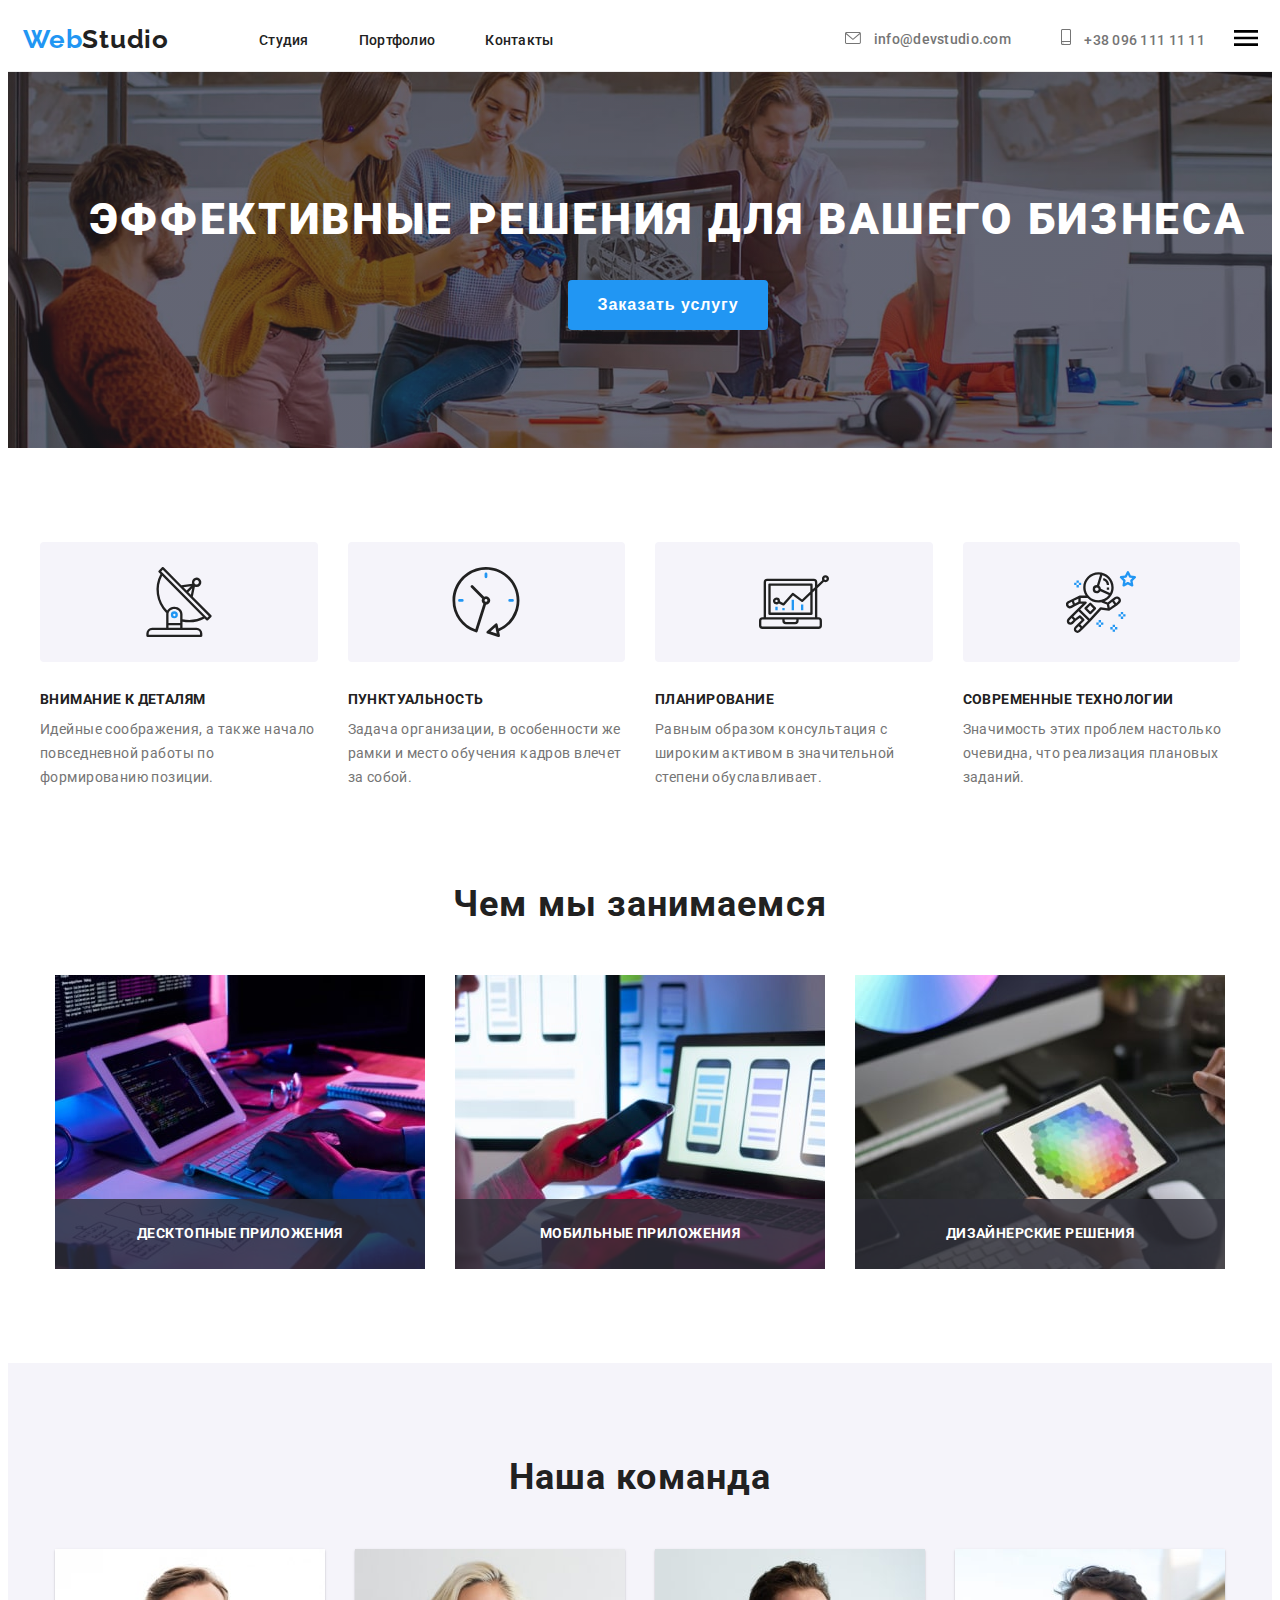
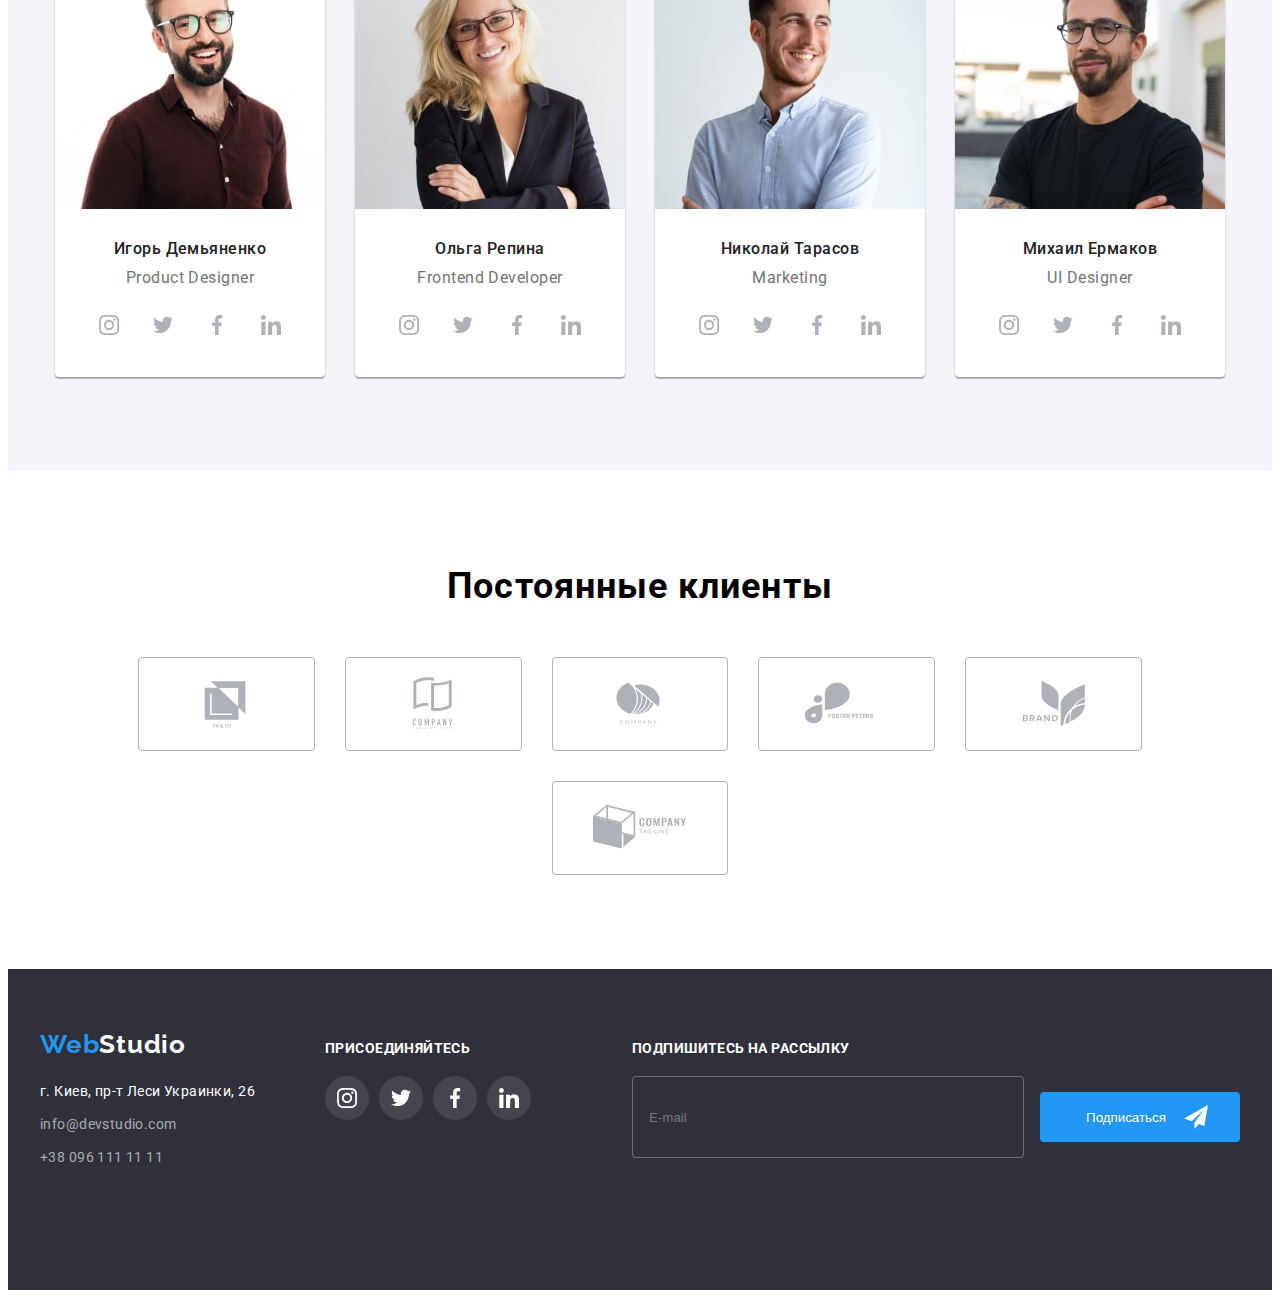
<file: index.html>
<!DOCTYPE html>
<html lang="ru">

<head>
    <meta charset="UTF-8">
    <meta http-equiv="X-UA-Compatible" content="IE=edge">
    <meta name="viewport" content="width=device-width, initial-scale=1.0">
    <title>Document</title>
    <link rel="preconnect" href="https://fonts.googleapis.com">
    <link rel="preconnect" href="https://fonts.gstatic.com" crossorigin>
    <link href="https://fonts.googleapis.com/css2?family=Raleway:wght@700&family=Roboto:wght@400;500;700;900&display=swap"
        rel="stylesheet">
    <link rel="stylesheet" href="https://cdnjs.cloudflare.com/ajax/libs/modern-normalize/1.1.0/modern-normalize.min.css"
        integrity="sha512-wpPYUAdjBVSE4KJnH1VR1HeZfpl1ub8YT/NKx4PuQ5NmX2tKuGu6U/JRp5y+Y8XG2tV+wKQpNHVUX03MfMFn9Q=="
        crossorigin="anonymous" referrerpolicy="no-referrer" />
    <link rel="stylesheet" href="./css/main.min.css">
</head>

<body>
    <!--Верхняя линия-->
    <header class="header">
        <div class="container">
            <nav class="header-nav">
                <a href="./index.html" class="header-logo link" lang="en"><span class="header-logo-fp">Web</span>Studio</a>
                <ul class="header-list list">
                    <li class="header-item">
                        <a class="header-link link" href="./index.html">Студия</a></li>
                    <li class="header-item">
                        <a class="header-link link" href="./portfolio.html">Портфолио</a></li>
                    <li class="header-item">
                        <a class="header-link link" href="">Контакты</a></li>
                </ul>
            </nav>

            <ul class="contacts-list list">                        
                <li class="contacts-item">                   
                    <a href="mailto:info@devstudio.com" class="header-mail link">
                        <svg class="icon icon-envelope" width="16" height="12">
                            <use href="./imagis/sprite.svg#icon-envelope"></use>
                        </svg>
                    info@devstudio.com</a>
                </li>

                <li class="contacts-item">
                    <a href="tel:+380961111111" class="header-tel link">
                        <svg class="icon icon-smartphone" width="10" height="16">
                            <use href="./imagis/sprite.svg#icon-smartphone"></use>
                        </svg>
                    +38 096 111 11 11</a>
                </li>
            </ul>
        </div>
        <button type="button" class="menu-open" data-menu-open>
            <svg class="icon-menu-open" width="40" height="40">
                <use href="./imagis/sprite.svg#icon-menu-open"></use>
            </svg>
        </button>
        <div class="mob-menu is-hidden" data-menu>
            <button type="button" class="menu-close" data-menu-close>
                <svg class="icon-close-black-18dp" width="40" height="40">
                    <use href="./imagis/sprite.svg#icon-close-black-18dp"></use>
                </svg>
            </button>

            <ul class="menu-list list">
                <li class="menu-item">
                    <a class="menu-link link" href="./index.html">Студия</a>
                </li>
                <li class="menu-item">
                    <a class="menu-link link" href="./portfolio.html">Портфолио</a>
                </li>
                <li class="menu-item">
                    <a class="menu-link link" href="">Контакты</a>
                </li>
            </ul>

            <ul class="menu-contacts list">
                <li class="menu-tel-item">
                    <a href="tel:+380961111111" class="menu-tel link">+38 096 111 11 11</a>
                </li>
                <li class="menu-mail-item">
                    <a href="mailto:info@devstudio.com" class="menu-mail link">info@devstudio.com</a>
                </li>      
            </ul>

            <ul class="menu-socials-icon list">
                <li class="menu-socials">
                    <a href="https://www.instagram.com" class="menu-socials-link link" target="_blank" rel="noopener noneferrer">Instagram</a>
                </li>
                <li class="menu-socials">
                    <a href="https://twitter.com" class="menu-socials-link link" target="_blank" rel="noopener noneferrer">Twitter</a>
                </li>
                <li class="menu-socials">
                    <a href="https://www.facebook.com" class="menu-socials-link link" target="_blank" rel="noopener noneferrer">Facebook</a>
                </li>
                <li class="menu-socials">
                    <a href="https://www.linkedin.com" class="menu-socials-link link" target="_blank" rel="noopener noneferrer">Linkedin</a>
                </li>
            </ul>
        </div>
    </header>

    <main class="main">
        <!--Шапка-->
        <section class="hero">
            <div class="container hero-container">
                <h1 class="hero-titel">Эффективные решения для вашего бизнеса</h1>                
                <button type="button" class="hero-button" data-modal-open>Заказать услугу</button>
            </div>
        </section>

        <!--Особенности-->
        <section class="peculiarities section">
            <div class="container">
                <h2 class="visually-hidden">Особенности студии</h2>
                <ul class="peculiarities-list list">
                    <li class="peculiarities-item">
                        <div class="peculiarities-link">
                            <img src="./imagis/svg/antenna.svg" alt="Антенна" width="70" height="70">
                        </div>
                        <h3 class="peculiarities-titel">Внимание к деталям</h3>
                        <p class="peculiarities-text">Идейные соображения, а также начало повседневной работы по формированию позиции.</p>
                    </li>

                    <li class="peculiarities-item">
                        <div class="peculiarities-link">
                            <img src="./imagis/svg/clock.svg" alt="Часы" width="70" height="70">
                        </div>
                        <h3 class="peculiarities-titel">Пунктуальность</h3>
                        <p class="peculiarities-text">Задача организации, в особенности же рамки и место обучения кадров влечет за собой.</p>
                    </li>

                    <li class="peculiarities-item">
                        <div class="peculiarities-link">
                            <img src="./imagis/svg/diagram.svg" alt="Диаграмма" width="70" height="70">
                        </div>
                        <h3 class="peculiarities-titel">Планирование</h3>
                        <p class="peculiarities-text">Равным образом консультация с широким активом в значительной степени обуславливает.</p>
                    </li>

                    <li class="peculiarities-item">
                        <div class="peculiarities-link">
                            <img src="./imagis/svg/astronaut.svg" alt="Космонавт" width="70" height="70">
                        </div>
                        <h3 class="peculiarities-titel">Современные технологии</h3>
                        <p class="peculiarities-text">Значимость этих проблем настолько очевидна, что реализация плановых заданий.</p>
                    </li>
                </ul>
            </div>
        </section>

        <section class="works">
            <div class="container">
                <h2 class="works-titel">Чем мы занимаемся</h2>
                <ul class="works-list list">
                    <li class="works-img">
                        <div class="works-list-position">
                            <img src="./imagis/works/works1.jpg" alt="Консоль" width="370" height="294">
                            <p class="works-list-titel">Десктопные приложения</p>
                        </div>
                    </li>

                    <li class="works-img">
                        <div class="works-list-position">
                            <img src="./imagis/works/works2.jpg" alt="Мобильный телефон" width="370" height="294">
                            <p class="works-list-titel">Мобильные приложения</p>
                        </div>                        
                    </li>

                    <li class="works-img">
                        <div class="works-list-position">
                            <img src="./imagis/works/works3.jpg" alt="Планшет" width="370" height="294">
                            <p class="works-list-titel">Дизайнерские решения</p>
                        </div>
                    </li>
                </ul>
            </div>
        </section>

        <!--Наша команда-->
        <section class="team section">
            <div class="container">
                <h2 class="team-titel">Наша команда</h2>
                <ul class="team-list list">
                    <li class="team-item">
                        <picture>
                            <source srcset="./imagis/team/foto_Igorx1.jpg 1x, ./imagis/team/foto_Igorx2.jpg 2x" 
                                media="(min-width:1200px)">
                            <source srcset="./imagis/team/foto_Igor-tabx1.jpg 1x, ./imagis/team/foto_Igor-tabx2.jpg 2x" 
                                media="(min-width:768px)">
                            <source srcset="./imagis/team/foto_Igor-mobx1.jpg 1x, ./imagis/team/foto_Igor-mobx2.jpg 2x" 
                                media="(min-width:480px)">
                            <img class="team-img" src="./imagis/team/foto_Igorx1.jpg" alt="Игорь Демьяненко">
                        </picture>                        
                        <div class="team-box">
                            <h3 class="team-member-titel">Игорь Демьяненко</h3>
                            <p class="team-member-text" lang="en">Product Designer</p>
                            <ul class="team-icon list">
                                <li class="icon-list">
                                    <a href="https://www.instagram.com" class="socials-link" target="_blank" rel="noopener noneferrer">
                                        <svg class="icon-instagram" width="20" height="20">
                                            <use href="./imagis/sprite.svg#icon-instagram"></use>
                                        </svg>
                                    </a>
                                </li>
                                <li class="icon-list">
                                    <a href="https://twitter.com" class="socials-link" target="_blank" rel="noopener noneferrer">
                                        <svg class="icon-twitter" width="20" height="20">
                                            <use href="./imagis/sprite.svg#icon-twitter"></use>
                                        </svg>
                                    </a>
                                </li>
                                <li class="icon-list">
                                    <a href="https://www.facebook.com" class="socials-link" target="_blank" rel="noopener noneferrer">
                                        <svg class="icon-facebook" width="20" height="20">
                                            <use href="./imagis/sprite.svg#icon-facebook"></use>
                                        </svg>
                                    </a>
                                </li>
                                <li class="icon-list">
                                    <a href="https://www.linkedin.com" class="socials-link" target="_blank" rel="noopener noneferrer">
                                        <svg class="icon-linkedin" width="20" height="20">
                                            <use href="./imagis/sprite.svg#icon-linkedin"></use>
                                        </svg>
                                    </a>
                                </li>
                            </ul>
                        </div>
                        
                    </li>

                    <li class="team-item">
                        <picture>
                            <source srcset="./imagis/team/foto_Olgax1.jpg 1x, ./imagis/team/foto_Olgax2.jpg 2x" 
                                media="(min-width:1200px)">
                            <source srcset="./imagis/team/foto_Olga-tabx1.jpg 1x, ./imagis/team/foto_Olga-tabx2.jpg 2x"
                                media="(min-width:768px)">
                            <source srcset="./imagis/team/foto_Olga-mobx1.jpg 1x, ./imagis/team/foto_Olga-mobx2.jpg 2x"
                                media="(min-width:480px)">
                            <img class="team-img" src="./imagis/team/foto_Olgax1.jpg" alt="Ольга Репина">
                        </picture>                        
                        <div class="team-box">
                            <h3 class="team-member-titel">Ольга Репина</h3>
                            <p class="team-member-text" lang="en">Frontend Developer</p>
                            <ul class="team-icon list">
                                <li class="icon-list">
                                    <a href="https://www.instagram.com" class="socials-link" target="_blank" rel="noopener noneferrer">
                                        <svg class="icon-instagram" width="20" height="20">
                                            <use href="./imagis/sprite.svg#icon-instagram"></use>
                                        </svg>
                                    </a>
                                </li>
                                <li class="icon-list">
                                    <a href="https://twitter.com" class="socials-link" target="_blank" rel="noopener noneferrer">
                                        <svg class="icon-twitter" width="20" height="20">
                                            <use href="./imagis/sprite.svg#icon-twitter"></use>
                                        </svg>
                                    </a>
                                </li>
                                <li class="icon-list">
                                    <a href="https://www.facebook.com" class="socials-link" target="_blank" rel="noopener noneferrer">
                                        <svg class="icon-facebook" width="20" height="20">
                                            <use href="./imagis/sprite.svg#icon-facebook"></use>
                                        </svg>
                                    </a>
                                </li>
                                <li class="icon-list">
                                    <a href="https://www.linkedin.com" class="socials-link" target="_blank" rel="noopener noneferrer">
                                        <svg class="icon-linkedin" width="20" height="20">
                                            <use href="./imagis/sprite.svg#icon-linkedin"></use>
                                        </svg>
                                    </a>
                                </li>
                            </ul>
                        </div>
                        
                    </li>

                    <li class="team-item">
                        <picture>
                            <source srcset="./imagis/team/foto_Nikolayix1.jpg 1x, ./imagis/team/foto_Nikolayix2.jpg 2x" 
                                media="(min-width:1200px)">
                            <source srcset="./imagis/team/foto_Nikolayi-tabx1.jpg 1x, ./imagis/team/foto_Nikolayi-tabx2.jpg 2x"
                                media="(min-width:768px)">
                            <source srcset="./imagis/team/foto_Nikolayi-mobx1.jpg 1x, ./imagis/team/foto_Nikolayi-mobx2.jpg 2x"
                                media="(min-width:480px)">
                            <img class="team-img" src="./imagis/team/foto_Nikolayix1.jpg" alt="Николай Тарасов">
                        </picture>                        
                        <div class="team-box">
                            <h3 class="team-member-titel">Николай Тарасов</h3>
                            <p class="team-member-text" lang="en">Marketing</p>
                            <ul class="team-icon list">
                                <li class="icon-list">
                                    <a href="https://www.instagram.com" class="socials-link" target="_blank" rel="noopener noneferrer">
                                        <svg class="icon-instagram" width="20" height="20">
                                            <use href="./imagis/sprite.svg#icon-instagram"></use>
                                        </svg>
                                    </a>
                                </li>
                                <li class="icon-list">
                                    <a href="https://twitter.com" class="socials-link" target="_blank" rel="noopener noneferrer">
                                        <svg class="icon-twitter" width="20" height="20">
                                            <use href="./imagis/sprite.svg#icon-twitter"></use>
                                        </svg>
                                    </a>
                                </li>
                                <li class="icon-list">
                                    <a href="https://www.facebook.com" class="socials-link" target="_blank" rel="noopener noneferrer">
                                        <svg class="icon-facebook" width="20" height="20">
                                            <use href="./imagis/sprite.svg#icon-facebook"></use>
                                        </svg>
                                    </a>
                                </li>
                                <li class="icon-list">
                                    <a href="https://www.linkedin.com" class="socials-link" target="_blank" rel="noopener noneferrer">
                                        <svg class="icon-linkedin" width="20" height="20">
                                            <use href="./imagis/sprite.svg#icon-linkedin"></use>
                                        </svg>
                                    </a>
                                </li>
                            </ul>
                        </div>
                        
                    </li>

                    <li class="team-item">
                        <picture>
                            <source srcset="./imagis/team/foto_Mihailx1.jpg 1x, ./imagis/team/foto_Mihailx2.jpg 2x"
                                media="(min-width:1200px)">
                            <source srcset="./imagis/team/foto_Mihail-tabx1.jpg 1x, ./imagis/team/foto_Mihail-tabx2.jpg 2x"
                                media="(min-width:768px)">
                            <source srcset="./imagis/team/foto_Mihail-mobx1.jpg 1x, ./imagis/team/foto_Mihail-mobx2.jpg 2x"
                                media="(min-width:480px)">
                            <img class="team-img" src="./imagis/team/foto_Mihailx1.jpg" alt="Михаил Ермаков">
                        </picture>                        
                        <div class="team-box">
                            <h3 class="team-member-titel">Михаил Ермаков</h3>
                            <p class="team-member-text" lang="en">UI Designer</p>
                            <ul class="team-icon list">
                                <li class="icon-list">
                                    <a href="https://www.instagram.com" class="socials-link" target="_blank" rel="noopener noneferrer">
                                        <svg class="icon-instagram" width="20" height="20">
                                            <use href="./imagis/sprite.svg#icon-instagram"></use>
                                        </svg>
                                    </a>
                                </li>
                                <li class="icon-list">
                                    <a href="https://twitter.com" class="socials-link" target="_blank" rel="noopener noneferrer">
                                        <svg class="icon-twitter" width="20" height="20">
                                            <use href="./imagis/sprite.svg#icon-twitter"></use>
                                        </svg>
                                    </a>
                                </li>
                                <li class="icon-list">
                                    <a href="https://www.facebook.com" class="socials-link" target="_blank" rel="noopener noneferrer">
                                        <svg class="icon-facebook" width="20" height="20">
                                            <use href="./imagis/sprite.svg#icon-facebook"></use>
                                        </svg>
                                    </a>
                                </li>
                                <li class="icon-list">
                                    <a href="https://www.linkedin.com" class="socials-link" target="_blank" rel="noopener noneferrer">
                                        <svg class="icon-linkedin" width="20" height="20">
                                            <use href="./imagis/sprite.svg#icon-linkedin"></use>
                                        </svg>
                                    </a>
                                </li>
                            </ul>
                        </div>
                    </li>
                </ul>
            </div>
        </section>

        <!--Постоянные клиенты-->
        <section class="partners section">
            <div class="container">
                <h2 class="partners-titel">Постоянные клиенты</h2>
                <ul class="partners-list list">
                    <li class="partners-item">
                        <a href="" class="partners-link">                        
                            <svg class="partners-icon" width="106" height="60">
                                <use href="./imagis/sprite.svg#icon-yaco"></use>
                            </svg>                        
                        </a>
                    </li>

                    <li class="partners-item">
                        <a href="" class="partners-link">
                            <svg class="partners-icon" width="106" height="60">
                                <use href="./imagis/sprite.svg#icon-tagline"></use>
                            </svg>
                        </a>
                    </li>

                    <li class="partners-item">
                        <a href="" class="partners-link">
                            <svg class="partners-icon" width="106" height="60">
                                <use href="./imagis/sprite.svg#icon-company"></use>
                            </svg>
                        </a>
                    </li>

                    <li class="partners-item">
                        <a href="" class="partners-link">
                            <svg class="partners-icon" width="106" height="60">
                                <use href="./imagis/sprite.svg#icon-foster"></use>
                            </svg>
                        </a>
                    </li>

                    <li class="partners-item">
                        <a href="" class="partners-link">
                            <svg class="partners-icon" width="106" height="60">
                                <use href="./imagis/sprite.svg#icon-brand"></use>
                            </svg>
                        </a>
                    </li>

                    <li class="partners-item">
                        <a href="" class="partners-link">
                            <svg class="partners-icon" width="106" height="60">
                                <use href="./imagis/sprite.svg#icon-ctl"></use>
                            </svg>
                        </a>
                    </li>
                </ul>
            </div>

        </section>
    </main>

    <!--Подвал-->
    <footer class="footer">
        <address class="container footer-container">                        
                <div class="footer-contacts">
                    <div class="footer-logo-box">
                        <a class="footer-logo link header-logo-fp" href="./index.html" lang="en">Web<span class="footer-logo-sp">Studio</span></a>
                    </div>
                    <ul class="footer-list list">
                        <li class="footer-item"><a href="https://goo.gl/maps/JxcEm6r7qAbZ7r7h9" class="footer-address link" target="_blank" rel="noopener noreferrer">г. Киев, пр-т Леси Украинки, 26</a></li>
                        <li class="footer-item"><a href="mailto:info@devstudio.com" class="footer-mail link">info@devstudio.com</a></li>
                        <li class="footer-item"><a href="tel:+380961111111" class="footer-tel link">+38 096 111 11 11</a></li>
                    </ul>
                </div>

    <!--Footer socials-->
                <div class="socials-footer-box">
                    <p class="socials-titel">присоединяйтесь</p>
                    <ul class="socials-icon list">
                        <li class="socials-item">
                            <a href="https://www.instagram.com" class="socials-footer" target="_blank" rel="noopener noneferrer">
                                <svg class="icon-instagram" width="20" height="20">
                                    <use href="./imagis/sprite.svg#icon-instagram"></use>
                                </svg>
                            </a>
                        </li>
                        <li class="socials-item">
                            <a href="https://twitter.com" class="socials-footer" target="_blank" rel="noopener noneferrer">
                                <svg class="icon-twitter" width="20" height="20">
                                    <use href="./imagis/sprite.svg#icon-twitter"></use>
                                </svg>
                            </a>
                        </li>
                        <li class="socials-item">
                            <a href="https://www.facebook.com" class="socials-footer" target="_blank" rel="noopener noreferrer">
                                <svg class="icon-facebook" width="20" height="20">
                                    <use href="./imagis/sprite.svg#icon-facebook"></use>
                                </svg>
                            </a>
                        </li>
                        <li class="socials-item">
                            <a href="https://www.linkedin.com" class="socials-footer" target="_blank" rel="noopener noneferrer">
                                <svg class="icon-linkedin" width="20" height="20">
                                    <use href="./imagis/sprite.svg#icon-linkedin"></use>
                                </svg>
                            </a>
                        </li>
                    </ul>
                </div>

    <!--Mailing-->
                <form class="mailing">
                    <b class="mailing-titel">подпишитесь на рассылку</b>
                    <div class="mailing-field">
                        <input type="email" class="input-mailing" name="mailing-field-name" placeholder="E-mail">
                    </div>

                    <button type="submit" class="mailing-submit">
                        <span class="mailing-box">
                            <span class="button-name">Подписаться</span>
                            <svg class="icon-send" width="24" height="24">
                                <use href="./imagis/sprite.svg#icon-send"></use>
                            </svg>
                        </span>
                    </button>
                </form>
            </address>
    </footer>

    <!--BACKDORP-->
    <div class="backdrop is-hidden" data-modal>
        <div class="modal">
            <button type="button" class="modal-button" data-modal-close>
                <svg class="icon-close" width="18" height="18">
                    <use href="./imagis/sprite.svg#icon-close-black-18dp"></use>
                </svg>
            </button>

            <form class="form">
                <b class="form-titel">Оставьте свои данные, мы вам перезвоним</b>
                <div class="form-modal-field">
                    <label for="input-name" class="input-form">Имя</label>
                    <span class="input-wrap">
                        <input type="text" id="input-name" class="form-modal-input" name="modal-name">
                        <svg class="form-modal-icon" width="12" height="12">
                            <use href="./imagis/sprite.svg#icon-person"></use>
                        </svg>
                    </span>
                    
                </div>

                <div class="form-modal-field">
                    <label for="input-tel" class="input-form">Телефон</label>
                    <span class="input-wrap">
                        <input type="tel" id="input-tel" class="form-modal-input" name="modal-tel">
                        <svg class="form-modal-icon" width="13" height="13">
                            <use href="./imagis/sprite.svg#icon-phone"></use>
                        </svg>
                    </span>                    
                </div>

                <div class="form-modal-field">
                    <label for="input-email" class="input-form">Почта</label>
                    <span class="input-wrap">
                        <input type="text" id="input-email" class="form-modal-input" name="modal-email">
                        <svg class="form-modal-icon" width="15" height="12">
                            <use href="./imagis/sprite.svg#icon-email"></use>
                        </svg>
                    </span>                    
                </div>      
                
                <div class="form-modal-field">
                    <label for="comment" class="input-form">Комментарий</label>
                    <textarea name="modal-comment" id="comment" class="input-comment" placeholder="Введите текст"></textarea>
                </div>

                <div class="form-modal-field">
                    <input type="checkbox" id="checkbox" class="visually-hidden form-modal-checkbox" name="modal-policy">
                    <label for="checkbox" class="input-check">
                        <span class="icon-check">
                            <svg class=" " width="16" height="15">
                                <use href="./imagis/sprite.svg#icon-check"></use>
                            </svg>
                        </span>
                        Соглашаюсь с рассылкой и принимаю
                        <a class="policy" href="">Условия договора</a>
                    </label>
                </div>

                <button type="submit" class="button-submit">Отправить</button>
            </form>
        </div>
    </div>
    <script src="./js/model.js"></script>
    <script src="./js/menu.js"></script>
</body>

</html>
</file>
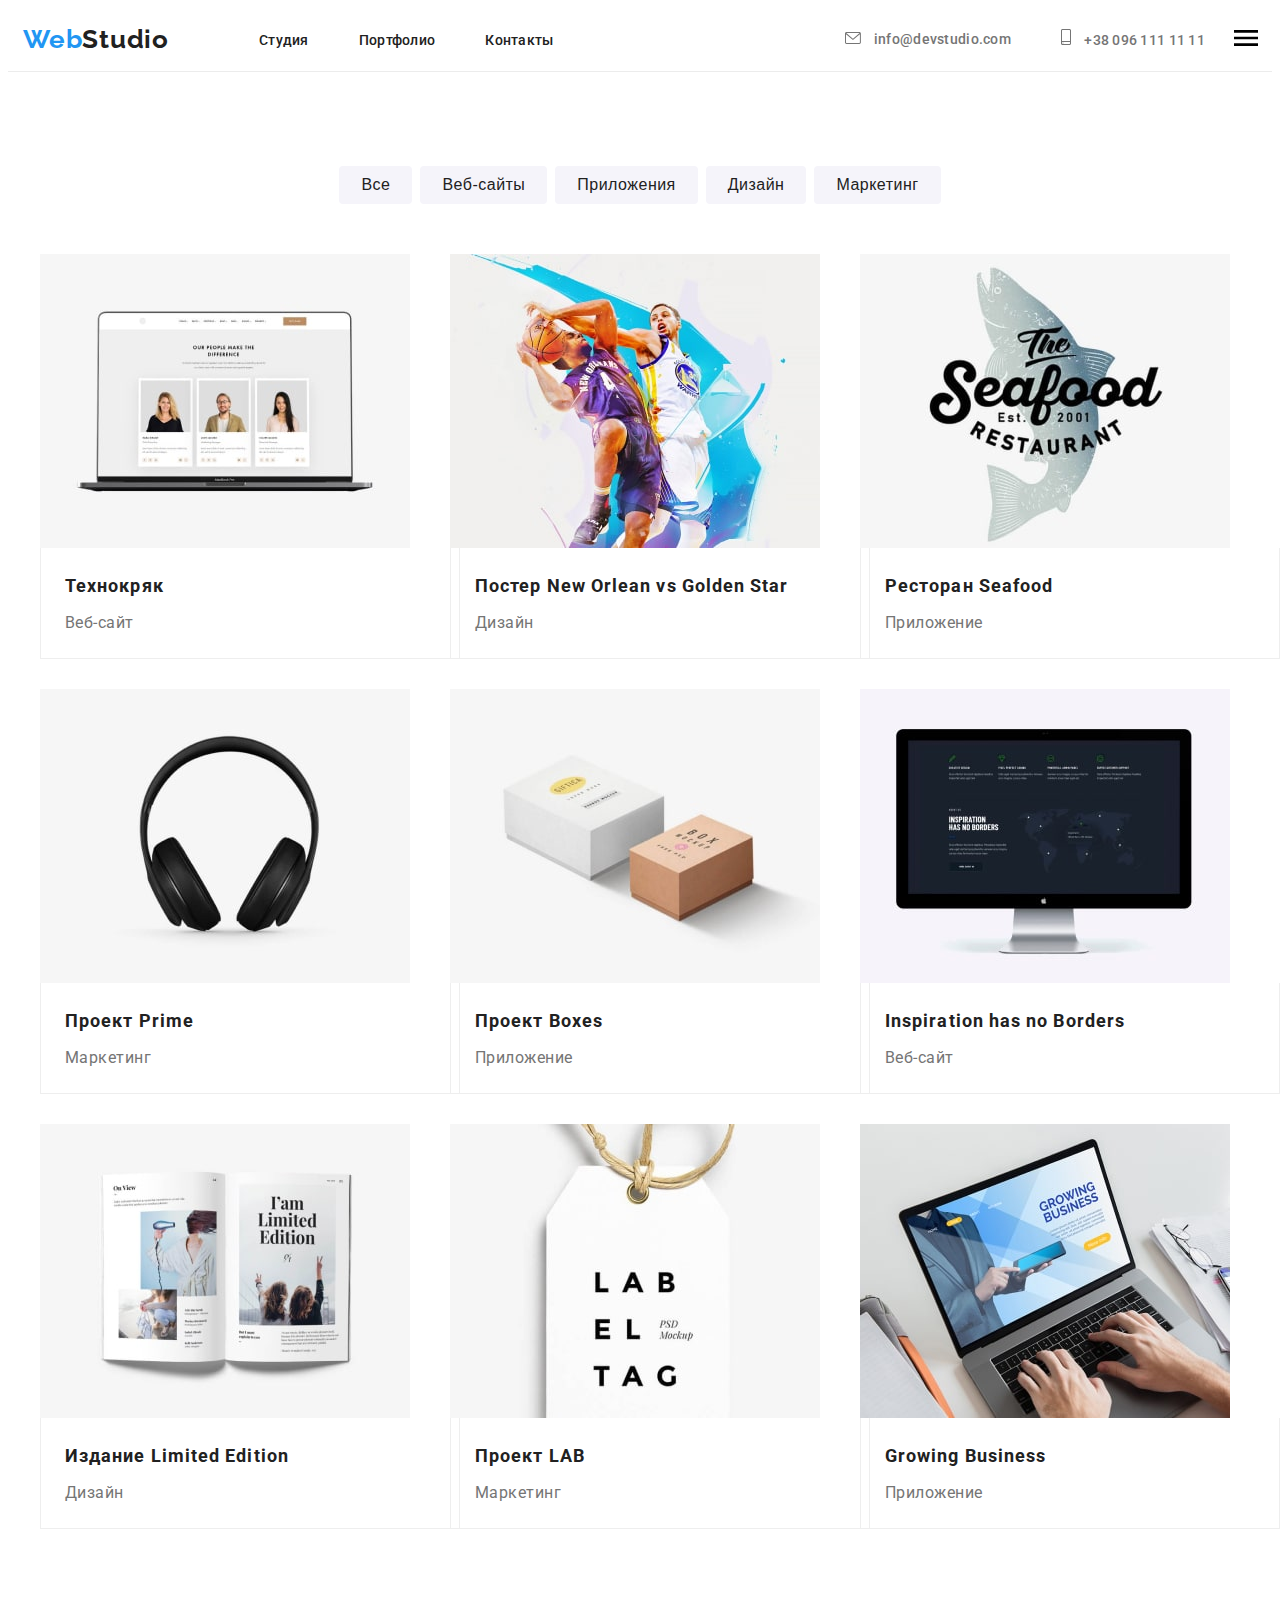
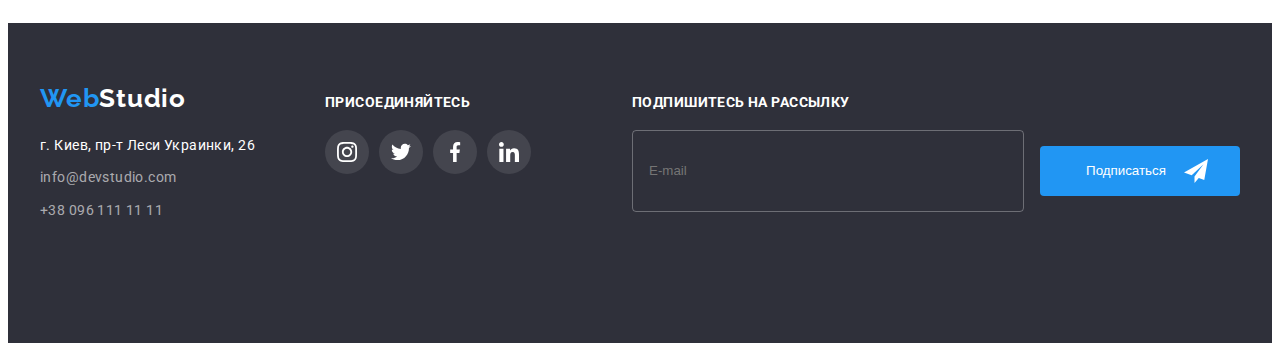
<file: portfolio.html>
<!DOCTYPE html>
<html lang="ru">

<head>
    <meta charset="UTF-8">
    <meta http-equiv="X-UA-Compatible" content="IE=edge">
    <meta name="viewport" content="width=device-width, initial-scale=1.0">
    <title>Document</title>
    <link rel="preconnect" href="https://fonts.googleapis.com">
    <link rel="preconnect" href="https://fonts.gstatic.com" crossorigin>
    <link href="https://fonts.googleapis.com/css2?family=Raleway:wght@700&family=Roboto:wght@400;500;700;900&display=swap"
        rel="stylesheet">
    <link rel="stylesheet" href="https://cdnjs.cloudflare.com/ajax/libs/modern-normalize/1.1.0/modern-normalize.min.css"
        integrity="sha512-wpPYUAdjBVSE4KJnH1VR1HeZfpl1ub8YT/NKx4PuQ5NmX2tKuGu6U/JRp5y+Y8XG2tV+wKQpNHVUX03MfMFn9Q=="
        crossorigin="anonymous" referrerpolicy="no-referrer" />
    <link rel="stylesheet" href="./css/main.min.css">
</head>

<body>
    <!--Верхняя линия-->
    <header class="header">
        <div class="container">
            <nav class="header-nav">
                <a href="./index.html" class="header-logo link" lang="en"><span class="header-logo-fp">Web</span>Studio</a>
                <ul class="header-list list">
                    <li class="header-item">
                        <a class="header-link link" href="./index.html">Студия</a>
                    </li>
                    <li class="header-item">
                        <a class="header-link link" href="./portfolio.html">Портфолио</a>
                    </li>
                    <li class="header-item">
                        <a class="header-link link" href="">Контакты</a>
                    </li>
                </ul>
            </nav>
    
            <ul class="contacts-list list">
                <li class="contacts-item">
                    <a href="mailto:info@devstudio.com" class="header-mail link">
                        <svg class="icon icon-envelope" width="16" height="12">
                            <use href="./imagis/sprite.svg#icon-envelope"></use>
                        </svg>
                        info@devstudio.com</a>
                </li>
    
                <li class="contacts-item">
                    <a href="tel:+380961111111" class="header-tel link">
                        <svg class="icon icon-smartphone" width="10" height="16">
                            <use href="./imagis/sprite.svg#icon-smartphone"></use>
                        </svg>
                        +38 096 111 11 11</a>
                </li>
            </ul>
        </div>
        <button type="button" class="menu-open" data-menu-open>
            <svg class="icon-menu-open" width="40" height="40">
                <use href="./imagis/sprite.svg#icon-menu-open"></use>
            </svg>
        </button>
        <div class="mob-menu is-hidden" data-menu>
            <button type="button" class="menu-close" data-menu-close>
                <svg class="icon-close-black-18dp" width="40" height="40">
                    <use href="./imagis/sprite.svg#icon-close-black-18dp"></use>
                </svg>
            </button>
    
            <ul class="menu-list list">
                <li class="menu-item">
                    <a class="menu-link link" href="./index.html">Студия</a>
                </li>
                <li class="menu-item">
                    <a class="menu-link link" href="./portfolio.html">Портфолио</a>
                </li>
                <li class="menu-item">
                    <a class="menu-link link" href="">Контакты</a>
                </li>
            </ul>
    
            <ul class="menu-contacts list">
                <li class="menu-tel-item">
                    <a href="tel:+380961111111" class="menu-tel link">+38 096 111 11 11</a>
                </li>
                <li class="menu-mail-item">
                    <a href="mailto:info@devstudio.com" class="menu-mail link">info@devstudio.com</a>
                </li>
            </ul>
    
            <ul class="menu-socials-icon list">
                <li class="menu-socials">
                    <a href="https://www.instagram.com" class="menu-socials-link link" target="_blank"
                        rel="noopener noneferrer">Instagram</a>
                </li>
                <li class="menu-socials">
                    <a href="https://twitter.com" class="menu-socials-link link" target="_blank"
                        rel="noopener noneferrer">Twitter</a>
                </li>
                <li class="menu-socials">
                    <a href="https://www.facebook.com" class="menu-socials-link link" target="_blank"
                        rel="noopener noneferrer">Facebook</a>
                </li>
                <li class="menu-socials">
                    <a href="https://www.linkedin.com" class="menu-socials-link link" target="_blank"
                        rel="noopener noneferrer">Linkedin</a>
                </li>
            </ul>
        </div>
    </header>

    <!--Портфолио-->
    <main class="main">
        <section class="portfolio section">
            <div class="container">
                <h1 class="visually-hidden">Портфолио</h1>
                <ul class="portfolio-list list">
                    <li class="portfolio-item"><button class="portfolio-button" name="button">Все</button></li>
                    <li class="portfolio-item"><button class="portfolio-button" name="button">Веб-сайты</button></li>
                    <li class="portfolio-item"><button class="portfolio-button" name="button">Приложения</button></li>
                    <li class="portfolio-item"><button class="portfolio-button" name="button">Дизайн</button></li>
                    <li class="portfolio-item"><button class="portfolio-button" name="button">Маркетинг</button></li>
                </ul>

                <h2 hidden>Роботы</h2>
                <ul class="produkt-list list">
                    <li class="produkt-item">
                        <a class="produkt-link link" href="">
                            <div class="product-overlay">
                                <picture class="produkt-img">
                                    <source srcset="./imagis/portfolio/portfolio1/portfolio1x1.jpg 1x, ./imagis/portfolio/portfolio1/portfolio1x2.jpg 2x" 
                                        media="(min-width:1200px)">
                                    <source srcset="./imagis/portfolio/portfolio1/portfolio1-tabx1.jpg 1x, ./imagis/portfolio/portfolio1/portfolio1-tabx2.jpg 2x"
                                        media="(min-width:768px)">
                                    <source srcset="./imagis/portfolio/portfolio1/portfolio1-mobx1.jpg 1x, ./imagis/portfolio/portfolio1/portfolio1-mobx2.jpg 2x"
                                        media="(min-width:480px)">
                                    <img src="./imagis/portfolio/portfolio1/portfolio1x1.jpg" alt="Открытый ноутбук">
                                </picture>
                                <p class="produkt-content">Технокряк это современная площадка распространения коронавируса. Компании используют эту платформу для цифрового
                                шпионажа и атак на защищённые сервера конкурентов.</p>
                            </div>
                            <div class="produkt-text-box">
                                <h3 class="produkt-titel">Технокряк</h3>
                                <p class="produkt-text">Веб-сайт</p>
                            </div>
                        </a>
                    </li>

                    <li class="produkt-item">
                        <a class="produkt-link link" href="">
                            <picture class="produkt-img">
                                <source srcset="./imagis/portfolio/portfolio2/portfolio2x1.jpg 1x, ./imagis/portfolio/portfolio2/portfolio2x2.jpg 2x" 
                                media="(min-width:1200px)">
                                <source srcset="./imagis/portfolio/portfolio2/portfolio2-tabx1.jpg 1x, ./imagis/portfolio/portfolio2/portfolio2-tabx2.jpg 2x"
                                    media="(min-width:768px)">
                                <source srcset="./imagis/portfolio/portfolio2/portfolio2-mobx1.jpg 1x, ./imagis/portfolio/portfolio2/portfolio2-mobx2.jpg 2x"
                                    media="(min-width:480px)">
                                <img src="./imagis/portfolio/portfolio2/portfolio2x1.jpg" alt="Баскетболисты">
                            </picture>
                            <div class="produkt-text-box">
                                <h3 class="produkt-titel">Постер <span lang="en">New Orlean vs Golden Star</span></h3>
                                <p class="produkt-text">Дизайн</p>
                            </div>
                        </a>
                    </li>

                    <li class="produkt-item">
                        <a class="produkt-link link" href="">
                            <picture class="produkt-img">
                                <source
                                    srcset="./imagis/portfolio/portfolio3/portfolio3x1.jpg 1x, ./imagis/portfolio/portfolio3/portfolio3x2.jpg 2x"
                                    media="(min-width:1200px)">
                                <source
                                    srcset="./imagis/portfolio/portfolio3/portfolio3-tabx1.jpg 1x, ./imagis/portfolio/portfolio3/portfolio3-tabx2.jpg 2x"
                                    media="(min-width:768px)">
                                <source
                                    srcset="./imagis/portfolio/portfolio3/portfolio3-mobx1.jpg 1x, ./imagis/portfolio/portfolio3/portfolio3-mobx2.jpg 2x"
                                    media="(min-width:480px)">
                                <img src="./imagis/portfolio/portfolio3/portfolio3x1.jpg" alt="Рыбный ресторан">
                            </picture>
                            <div class="produkt-text-box">
                                <h3 class="produkt-titel">Ресторан <span lang="en">Seafood</span></h3>
                                <p class="produkt-text">Приложение</p>
                            </div>
                        </a>
                    </li>

                    <li class="produkt-item">
                        <a class="produkt-link link" href="">
                            <picture class="produkt-img">
                                <source
                                    srcset="./imagis/portfolio/portfolio4/portfolio4x1.jpg 1x, ./imagis/portfolio/portfolio4/portfolio4x2.jpg 2x"
                                    media="(min-width:1200px)">
                                <source
                                    srcset="./imagis/portfolio/portfolio4/portfolio4-tabx1.jpg 1x, ./imagis/portfolio/portfolio4/portfolio4-tabx2.jpg 2x"
                                    media="(min-width:768px)">
                                <source
                                    srcset="./imagis/portfolio/portfolio4/portfolio4-mobx1.jpg 1x, ./imagis/portfolio/portfolio4/portfolio4-mobx2.jpg 2x"
                                    media="(min-width:480px)">
                                <img src="./imagis/portfolio/portfolio4/portfolio4x1.jpg" alt="Наушники">
                            </picture>
                            <div class="produkt-text-box">
                                <h3 class="produkt-titel">Проект <span lang="en">Prime</span></h3>
                                <p class="produkt-text">Маркетинг</p>
                            </div>
                        </a>
                    </li>

                    <li class="produkt-item">
                        <a class="produkt-link link" href="">
                            <picture class="produkt-img">
                                <source
                                    srcset="./imagis/portfolio/portfolio5/portfolio5x1.jpg 1x, ./imagis/portfolio/portfolio5/portfolio5x2.jpg 2x"
                                    media="(min-width:1200px)">
                                <source
                                    srcset="./imagis/portfolio/portfolio5/portfolio5-tabx1.jpg 1x, ./imagis/portfolio/portfolio5/portfolio5-tabx2.jpg 2x"
                                    media="(min-width:768px)">
                                <source
                                    srcset="./imagis/portfolio/portfolio5/portfolio5-mobx1.jpg 1x, ./imagis/portfolio/portfolio5/portfolio5-mobx2.jpg 2x"
                                    media="(min-width:480px)">
                                <img src="./imagis/portfolio/portfolio5/portfolio5x1.jpg" alt="Коробки">
                            </picture>
                            <div class="produkt-text-box">
                                <h3 class="produkt-titel">Проект <span lang="en">Boxes</span></h3>
                                <p class="produkt-text">Приложение</p>
                            </div>
                        </a>
                    </li>

                    <li class="produkt-item">
                        <a class="produkt-link link" href="">
                            <picture class="produkt-img">
                                <source
                                    srcset="./imagis/portfolio/portfolio6/portfolio6x1.jpg 1x, ./imagis/portfolio/portfolio6/portfolio6x2.jpg 2x"
                                    media="(min-width:1200px)">
                                <source
                                    srcset="./imagis/portfolio/portfolio6/portfolio6-tabx1.jpg 1x, ./imagis/portfolio/portfolio6/portfolio6-tabx2.jpg 2x"
                                    media="(min-width:768px)">
                                <source
                                    srcset="./imagis/portfolio/portfolio6/portfolio6-mobx1.jpg 1x, ./imagis/portfolio/portfolio6/portfolio6-mobx2.jpg 2x"
                                    media="(min-width:480px)">
                                <img src="./imagis/portfolio/portfolio6/portfolio6x1.jpg" alt="Монитор">
                            </picture>
                            <div class="produkt-text-box">
                                <h3 class="produkt-titel" lang="en">Inspiration has no Borders</h3>
                                <p class="produkt-text">Веб-сайт</p>
                            </div>
                        </a>
                    </li>

                    <li class="produkt-item">
                        <a class="produkt-link link" href="">
                            <picture class="produkt-img">
                                <source
                                    srcset="./imagis/portfolio/portfolio7/portfolio7x1.jpg 1x, ./imagis/portfolio/portfolio7/portfolio7x2.jpg 2x"
                                    media="(min-width:1200px)">
                                <source
                                    srcset="./imagis/portfolio/portfolio7/portfolio7-tabx1.jpg 1x, ./imagis/portfolio/portfolio7/portfolio7-tabx2.jpg 2x"
                                    media="(min-width:768px)">
                                <source
                                    srcset="./imagis/portfolio/portfolio7/portfolio7-mobx1.jpg 1x, ./imagis/portfolio/portfolio7/portfolio7-mobx2.jpg 2x"
                                    media="(min-width:480px)">
                                <img src="./imagis/portfolio/portfolio7/portfolio7x1.jpg" alt="Брошура">
                            </picture>
                            <div class="produkt-text-box">
                                <h3 class="produkt-titel">Издание <span lang="en">Limited Edition</span></h3>
                                <p class="produkt-text">Дизайн</p>
                            </div>
                        </a>
                    </li>

                    <li class="produkt-item">
                        <a class="produkt-link link" href="">
                            <picture class="produkt-img">
                                <source
                                    srcset="./imagis/portfolio/portfolio8/portfolio8x1.jpg 1x, ./imagis/portfolio/portfolio8/portfolio8x2.jpg 2x"
                                    media="(min-width:1200px)">
                                <source
                                    srcset="./imagis/portfolio/portfolio8/portfolio8-tabx1.jpg 1x, ./imagis/portfolio/portfolio8/portfolio8-tabx2.jpg 2x"
                                    media="(min-width:768px)">
                                <source
                                    srcset="./imagis/portfolio/portfolio8/portfolio8-mobx1.jpg 1x, ./imagis/portfolio/portfolio8/portfolio8-mobx2.jpg 2x"
                                    media="(min-width:480px)">
                                <img src="./imagis/portfolio/portfolio8/portfolio8x1.jpg" alt="Бирка">
                            </picture>
                            <div class="produkt-text-box">
                                <h3 class="produkt-titel">Проект <span lang="en">LAB</span></h3>
                                <p class="produkt-text">Маркетинг</p>
                            </div>
                        </a>
                    </li>

                    <li class="produkt-item">
                        <a class="produkt-link link" href="">
                            <picture class="produkt-img">
                                <source
                                    srcset="./imagis/portfolio/portfolio9/portfolio9x1.jpg 1x, ./imagis/portfolio/portfolio9/portfolio9x2.jpg 2x"
                                    media="(min-width:1200px)">
                                <source
                                    srcset="./imagis/portfolio/portfolio9/portfolio9-tabx1.jpg 1x, ./imagis/portfolio/portfolio9/portfolio9-tabx2.jpg 2x"
                                    media="(min-width:768px)">
                                <source
                                    srcset="./imagis/portfolio/portfolio9/portfolio9-mobx1.jpg 1x, ./imagis/portfolio/portfolio9/portfolio9-mobx2.jpg 2x"
                                    media="(min-width:480px)">
                                <img src="./imagis/portfolio/portfolio9/portfolio9x1.jpg" alt="Ноутбук">
                            </picture>
                            <div class="produkt-text-box">
                                <h3 class="produkt-titel" lang="en">Growing Business</h3>
                                <p class="produkt-text">Приложение</p>
                            </div>
                        </a>                    
                    </li>
                </ul>
            </div>
        </section>
    </main>

    <!--Подвал-->
    <footer class="footer">
        <div class="container footer-container">
            <div class="footer-contacts">
                <div class="footer-logo-box">
                    <a class="footer-logo link header-logo-fp" href="./index.html" lang="en">Web<span
                            class="footer-logo-sp">Studio</span></a>
                </div>
                <ul class="footer-list list">
                    <li class="footer-item"><a href="https://goo.gl/maps/JxcEm6r7qAbZ7r7h9" class="footer-address link"
                            target="_blank" rel="noopener noreferrer">г. Киев, пр-т Леси Украинки, 26</a></li>
                    <li class="footer-item"><a href="mailto:info@devstudio.com"
                            class="footer-mail link">info@devstudio.com</a></li>
                    <li class="footer-item"><a href="tel:+380961111111" class="footer-tel link">+38 096 111 11 11</a></li>
                </ul>
            </div>
    
        <!--Footer socials-->
            <div class="socials-footer-box">
                <h2 class="socials-titel">присоединяйтесь</h2>
                <ul class="socials-icon list">
                    <li class="socials-item">
                        <a href="instagram" class="socials-footer">
                            <svg class="icon-instagram" weight="20" height="20">
                                <use href="./imagis/sprite.svg#icon-instagram"></use>
                            </svg>
                        </a>
                    </li>
                    <li class="socials-item">
                        <a href="twitter" class="socials-footer">
                            <svg class="icon-twitter" weight="20" height="20">
                                <use href="./imagis/sprite.svg#icon-twitter"></use>
                            </svg>
                        </a>
                    </li>
                    <li class="socials-item">
                        <a href="facebook" class="socials-footer">
                            <svg class="icon-facebook" weight="20" height="20">
                                <use href="./imagis/sprite.svg#icon-facebook"></use>
                            </svg>
                        </a>
                    </li>
                    <li class="socials-item">
                        <a href="linkedin" class="socials-footer">
                            <svg class="icon-linkedin" weight="20" height="20">
                                <use href="./imagis/sprite.svg#icon-linkedin"></use>
                            </svg>
                        </a>
                    </li>
                </ul>
            </div>

        <!--Mailing-->
            <form class="mailing">
                <b class="mailing-titel">подпишитесь на рассылку</b>
                <div class="mailing-field">
                    <input type="email" class="input-mailing" name="mailing-field-name" placeholder="E-mail">
                </div>
            
                <button type="submit" class="mailing-submit">
                    <div class="mailing-box">
                        <span class="button-name">Подписаться</span>
                        <svg class="icon-send" width="24" height="24">
                            <use href="./imagis/sprite.svg#icon-send"></use>
                        </svg>
                    </div>
                </button>
            </form>
            </address>
        </div>
    </footer>
    <script src="./js/menu.js"></script>
</body>
</file>
<file: css/main.min.css>
:root{--main-titel-color: #ffffff;--secondary-titel-color: #212121;--main-text-color: #757575;--accent-color: #2196f3;--icon-first-color: #afb1b8}body{font-family:Roboto, sans-serif}p,h1,h2,h3,h4,h5,h6{margin-top:0;margin-bottom:0}ul{margin-top:0;margin-bottom:0;padding-left:0}img{display:block}.list{list-style:none}.link{text-decoration:none}.container{padding-left:15px;padding-right:15px;margin:0 auto}@media screen and (min-width: 480px){.container{width:480px}}@media screen and (min-width: 768px){.container{width:768px}}@media screen and (min-width: 1200px){.container{width:1200px}}.section{padding-top:60px;padding-bottom:60px}@media screen and (min-width: 1200px){.section{padding-top:94px;padding-bottom:94px}}.header-logo-fp{color:var(--accent-color)}.footer-logo-sp{color:#ffffff}.visually-hidden{position:absolute;width:1px;height:1px;margin:-1px;padding:0;overflow:hidden;border:0;clip:rect(0 0 0 0)}.header{display:flex;background-color:#ffffff;border-bottom:1px solid #ececec}.header .container{display:flex}.header-nav{display:flex;align-items:center}.header-logo{padding:16px 0;font-family:Raleway, sans-serif;font-weight:400;font-size:24px;line-height:1.16;letter-spacing:0.03em;color:var(--secondary-titel-color)}@media screen and (min-width: 1200px){.header-logo{margin-right:90px;font-weight:700;font-size:26px;line-height:1.19}}.header-list{display:flex;flex-wrap:wrap;opacity:0}@media screen and (min-width: 768px){.header-list{opacity:1}}@media screen and (min-width: 1200px){.header-list{opacity:1}}.header-item:not(:last-child){margin-right:50px}.header-item .current{color:var(--accent-color)}.header-link{padding-top:32px;padding-bottom:32px;font-weight:500;font-size:14px;line-height:1.14;letter-spacing:0.02em;color:var(--secondary-titel-color);transition:color 250ms cubic-bezier(0.4, 0, 0.2, 1)}.header-link:hover,.header-link:focus{color:#2196f3}.current:after{content:"";display:block;position:absolute;width:100%;height:4px;bottom:-1px;border-radius:2px;background-color:var(--accent-color)}.contacts-list{display:flex;flex-direction:column;justify-content:center;align-content:flex-end;margin-left:auto}@media screen and (max-width: 767px){.contacts-list{opacity:0}}@media screen and (min-width: 1199px){.contacts-list{flex-direction:row;flex-wrap:wrap;align-content:center;opacity:1}}@media screen and (min-width: 1200px){.contacts-item:not(:last-child){margin-right:50px}}.header-mail{font-weight:500;font-size:14px;line-height:1.14;letter-spacing:0.02em;color:var(--main-text-color);transition:color 250ms cubic-bezier(0.4, 0, 0.2, 1)}.header-mail:hover,.header-mail:focus{color:#2196f3}@media screen and (min-width: 768px){.header-mail{padding-top:32px;padding-bottom:32px;font-size:14px;line-height:1.14}}.icon-envelope{width:16px;height:12px}.icon-smartphone{width:10px;height:16px}.header .icon{margin-right:10px;fill:currentColor}.header-tel{font-weight:500;font-size:12px;line-height:1.16;letter-spacing:0.02em;color:var(--main-text-color);transition:color 250ms cubic-bezier(0.4, 0, 0.2, 1)}.header-tel:hover,.header-tel:focus{color:#2196f3}@media screen and (min-width: 768px){.header-tel{padding-top:32px;padding-bottom:32px;font-size:14px;line-height:1.14}}.menu-open{border:none;background-color:transparent;transition:color 250ms cubic-bezier(0.4, 0, 0.2, 1)}.menu-open:hover,.menu-open:focus{fill:#2196f3}.mob-menu{width:100vw;height:100vh;position:fixed;padding-top:10px;padding-left:40px;padding-right:15px;background-color:var(--main-titel-color)}.mob-menu .current{color:var(--accent-color)}.menu-close{width:40px;height:40px;display:block;margin-left:auto;border:none;background-color:transparent;transition:color 250ms cubic-bezier(0.4, 0, 0.2, 1)}.menu-close:hover,.menu-close:focus{fill:#2196f3}.menu-item:not(:last-child){margin-bottom:32px}.menu-link{display:inline-block;font-weight:500;font-size:40px;line-height:1.17;letter-spacing:0.02em;color:var(--secondary-titel-color);transition:color 250ms cubic-bezier(0.4, 0, 0.2, 1)}.menu-link:hover,.menu-link:focus{color:#2196f3}.menu-contacts{position:absolute;display:block;bottom:134px}.menu-tel{font-weight:500;font-size:34px;line-height:1.17;letter-spacing:0.02em;color:#757575;transition:color 250ms cubic-bezier(0.4, 0, 0.2, 1)}.menu-tel:hover,.menu-tel:focus{color:#2196f3}.menu-mail{font-weight:500;font-size:24px;line-height:1.16;letter-spacing:0.02em;color:#757575;transition:color 250ms cubic-bezier(0.4, 0, 0.2, 1)}.menu-mail:hover,.menu-mail:focus{color:#2196f3}.menu-socials-icon{position:absolute;display:flex;margin:-10px;bottom:48px}.menu-socials:not(:last-child){transform:rotate(90deg);border-right:1px solid rgba(33,33,33,0.2);margin:10px}.menu-socials-link{position:relative;font-weight:500;font-size:18px;line-height:1.22;letter-spacing:0.02em;color:var(--secondary-titel-color);transition:color 250ms cubic-bezier(0.4, 0, 0.2, 1)}.menu-socials-link:hover,.menu-socials-link:focus{color:#2196f3}.mob-menu.is-hidden{opacity:0;visibility:hidden;pointer-events:none}.hero{max-width:1600px;min-width:320px;margin-left:auto;margin-right:auto;padding:118px 60px 118px 60px;background-color:#c4c4c4;background-image:linear-gradient(rgba(47,48,58,0.4), rgba(47,48,58,0.4)),url(../imagis/hero/hero-img-mobx1.jpg);background-position:center;background-repeat:no-repeat;background-size:cover;text-align:center}@media (min-device-pixel-ratio: 2), (min-resolution: 192dpi), (min-resolution: 2dppx){.hero{background-image:url(../imagis/hero/hero-img-mobx2.jpg)}}@media screen and (min-width: 768px){.hero{background-image:linear-gradient(rgba(47,48,58,0.4), rgba(47,48,58,0.4)),url(../imagis/hero/hero-img-tabx1.jpg)}}@media screen and (min-width: 768px) and (min-device-pixel-ratio: 2), (min-resolution: 192dpi), (min-resolution: 2dppx){.hero{background-image:url(../imagis/hero/hero-img-tabx2.jpg)}}@media screen and (min-width: 1200px){.hero{background-image:linear-gradient(rgba(47,48,58,0.4), rgba(47,48,58,0.4)),url(../imagis/hero/hero-imgx1.jpg)}}@media screen and (min-width: 1200px) and (min-device-pixel-ratio: 2), (min-resolution: 192dpi), (min-resolution: 2dppx){.hero{background-image:url(../imagis/hero/hero-imgx2.jpg)}}.hero-container{padding:0}.hero-titel{margin-left:auto;margin-right:auto;margin-bottom:30px;font-weight:900;font-size:26px;line-height:1.38;letter-spacing:0.06em;text-transform:uppercase;color:var(--main-titel-color)}@media screen and (min-width: 1199px){.hero-titel{font-size:44px;line-height:1.36}}.hero-button{margin-left:auto;margin-right:auto;width:200px;height:50px;border-radius:4px;font-weight:700;font-size:16px;line-height:1.6;letter-spacing:0.06em;color:var(--main-titel-color);border:none;background-color:var(--accent-color);transition:background-color 250ms cubic-bezier(0.4, 0, 0.2, 1)}.hero-button:hover,.hero-button:focus{background-color:#188ce8}@media screen and (min-width: 1199px){.hero-button{line-height:1.87}}.peculiarities-list{display:flex;flex-wrap:wrap;justify-content:center;row-gap:30px;column-gap:30px}.peculiarities-item{width:100%}@media screen and (min-width: 768px){.peculiarities-item{width:calc((100% - 60px) / 2)}}@media screen and (min-width: 1200px){.peculiarities-item{width:calc((100% - 90px) / 4)}}.peculiarities-link{display:flex;justify-content:center;align-items:center;height:120px;border-radius:4px;margin-bottom:30px;background-color:#f5f4fa}.peculiarities-link.icon{width:70px;height:70px}.peculiarities-titel{text-align:center;margin-bottom:10px;font-weight:700;font-size:14px;line-height:1.14;letter-spacing:0.03em;text-transform:uppercase;color:var(--secondary-titel-color)}@media screen and (min-width: 1200px){.peculiarities-titel{text-align:left}}.peculiarities-text{font-weight:400;font-size:14px;line-height:1.71;letter-spacing:0.03em;color:var(--main-text-color)}@media screen and (max-width: 1199px){.works{display:none}}.works-img{width:370px;padding-bottom:94px}.works-img:not(:last-child){margin-right:30px}.works-list-position{position:relative}.works-list-titel{display:flex;justify-content:center;align-items:center;width:100%;height:70px;position:absolute;bottom:0;font-family:Roboto, sans-serif;font-weight:700;font-size:14px;line-height:1.14;text-align:center;letter-spacing:0.03em;text-transform:uppercase;color:#fff;background-color:rgba(47,48,58,0.8)}.works-titel{margin-bottom:50px;font-weight:700;font-size:36px;line-height:1.16;text-align:center;letter-spacing:0.03em;color:var(--secondary-titel-color)}.works-list{display:flex;justify-content:center}.team{background-color:#f5f4fa}.team-titel{margin-bottom:50px;font-weight:700;font-size:36px;line-height:1.16;text-align:center;letter-spacing:0.03em;color:var(--secondary-titel-color)}.team-list{display:flex;flex-wrap:wrap;justify-content:center;row-gap:30px;column-gap:30px}.team-item{max-width:100%;height:auto;background-color:#ffffff;border-radius:0 0 4px 4px;box-shadow:0 2px 1px 0 rgba(0,0,0,0.2),0 1px 1px 0 rgba(0,0,0,0.14),0 1px 3px 0 rgba(0,0,0,0.12)}.team-box{max-width:100%;padding-top:30px;padding-bottom:30px;padding-left:auto;padding-right:auto}.team-icon{display:flex;justify-content:center}.socials-link{width:44px;height:44px;display:flex;align-items:center;justify-content:center;border-radius:50%;fill:var(--icon-first-color);transition:background-color 250ms cubic-bezier(0.4, 0, 0.2, 1),fill 250ms cubic-bezier(0.4, 0, 0.2, 1)}.socials-link:hover,.socials-link:focus{background-color:var(--accent-color);fill:#ffffff}.icon-list:not(:last-child){margin-right:10px}.team-member-titel{margin-bottom:10px;font-weight:500;font-size:16px;line-height:1.19;text-align:center;letter-spacing:0.03em;color:var(--secondary-titel-color)}.team-member-text{margin-bottom:16px;font-weight:400;font-size:16px;line-height:1.19;text-align:center;letter-spacing:0.03em;color:var(--main-text-color)}.partners-titel{margin-bottom:30px;font-weight:700px;font-size:36px;line-height:42px;text-align:center;letter-spacing:0.03em}@media screen and (min-width: 786px){.partners-titel{margin-bottom:50px}}@media screen and (min-width: 1200px){.partners-titel{margin-bottom:50px}}.partners-list{display:flex;flex-wrap:wrap;justify-content:center;row-gap:30px;column-gap:30px}.partners-item{display:inline-flex;justify-content:center;align-content:center;width:210px;height:92px;border-radius:4px;border:1px solid #afb1b8;transition:border-color 250ms cubic-bezier(0.4, 0, 0.2, 1)}.partners-item:hover,.partners-item:focus{border-color:#2196f3}@media screen and (min-width: 786px){.partners-item{width:226px}}@media screen and (min-width: 1200px){.partners-item{width:170px}}@media screen and (min-width: 768px){.partners-item{width:calc((100% - 60px) / 3)}}@media screen and (min-width: 1200px){.partners-item{width:calc((100% - 150px) / 6)}}.partners-link{display:flex;flex-wrap:wrap;justify-content:center;align-content:center;width:100%;border-radius:4px;fill:#afb1b8;transition:fill 250ms cubic-bezier(0.4, 0, 0.2, 1)}.partners-link:hover,.partners-link:focus{fill:#2196f3}.footer{padding-top:60px;padding-bottom:60px;background-color:#2f303a}@media screen and (min-width: 768px){.footer{display:flex;flex-wrap:wrap}}@media screen and (min-width: 1200px){.footer-container{display:flex;align-items:baseline}}.footer-contacts{text-align:center;margin-bottom:60px}@media screen and (min-width: 1200px){.footer-contacts{text-align:start;margin-right:70px}}.footer-logo-box{margin-bottom:20px}.footer-logo{font-family:Raleway, sans-serif;font-style:normal;font-weight:700;font-size:26px;line-height:1.19;letter-spacing:0.03em}.footer-list{display:block}.footer-item:not(:last-child){margin-bottom:9px}.footer-address{font-style:normal;font-weight:400;font-size:14px;line-height:1.71;letter-spacing:0.03em;color:var(--main-titel-color)}.footer-mail{font-style:normal;font-weight:400;font-size:14px;line-height:1.71;letter-spacing:0.03em;color:rgba(255,255,255,0.6);transition:color 250ms cubic-bezier(0.4, 0, 0.2, 1)}.footer-mail:hover,.footer-mail:focus{color:#ffffff}.footer-tel{font-style:normal;font-weight:400;font-size:14px;line-height:1.71;letter-spacing:0.03em;color:rgba(255,255,255,0.6);transition:color 250ms cubic-bezier(0.4, 0, 0.2, 1)}.footer-tel:hover,.footer-tel:focus{color:#ffffff}.socials-footer-box{margin-bottom:60px}@media screen and (min-width: 768){.socials-footer-box{margin-bottom:none}}.socials-icon{display:flex;justify-content:center}.socials-titel{text-align:center;font-style:normal;font-weight:700;font-size:14px;line-height:16px;letter-spacing:0.03em;text-transform:uppercase;color:var(--main-titel-color);margin-bottom:20px}@media screen and (min-width: 1200px){.socials-titel{text-align:start}}.socials-item:not(:last-child){margin-right:10px}.socials-footer{width:44px;height:44px;display:flex;align-items:center;justify-content:center;border-radius:50%;background-color:rgba(255,255,255,0.1);fill:var(--main-titel-color);transition:background-color 250ms cubic-bezier(0.4, 0, 0.2, 1)}.socials-footer:hover,.socials-footer:focus{background-color:var(--accent-color);fill:#ffffff}@media screen and (min-width: 1200px){.mailing{margin-left:auto}}.mailing-titel{display:block;text-align:center;font-style:normal;font-weight:700;font-size:14px;line-height:16px;letter-spacing:0.03em;text-transform:uppercase;color:var(--main-titel-color);margin-bottom:20px}@media screen and (min-width: 1200px){.mailing-titel{text-align:start}}.mailing-field{margin-bottom:20px}@media screen and (min-width: 1200px){.mailing-field{display:inline-block;justify-content:center;align-items:center;margin-bottom:0}}.mailing-field .placeholder{font-weight:400;font-size:16px;line-height:1.25;letter-spacing:0.03em;text-transform:uppercase;color:rgba(255,255,255,0.6)}.input-mailing{width:450px;height:50px;padding:15px 16px;background-color:unset;border:1px solid rgba(255,255,255,0.3);border-radius:4px;outline:none;color:var(--main-titel-color)}@media screen and (min-width: 1200px){.input-mailing{max-width:358px;margin-right:12px}}.mailing-submit{position:relative;width:200px;height:50px;border:none;padding:0;border-radius:4px;color:var(--main-titel-color);background-color:var(--accent-color)}.mailing-box{display:inline-block;justify-content:center;align-content:center;padding-right:28px}.icon-send{position:absolute;top:50%;right:32px;fill:var(--main-titel-color);transform:translateY(-50%)}.portfolio-list{display:flex;flex-wrap:wrap;margin-bottom:50px}@media screen and (min-width: 768px){.portfolio-list{flex-wrap:nowrap;justify-content:center}}.portfolio-item{margin-bottom:15px}.portfolio-item:not(:last-child){margin-right:8px}@media screen and (min-width: 786px){.portfolio-item{margin-bottom:0}}.portfolio-button{padding:6px 22px 6px 22px;border:0;border-radius:4px;font-weight:500;font-size:16px;line-height:1.62;letter-spacing:0.03em;background-color:#f5f4fa;color:var(--secondary-titel-color);transition:background-color 250ms cubic-bezier(0.4, 0, 0.2, 1),color 250ms cubic-bezier(0.4, 0, 0.2, 1),box-shadow 250ms cubic-bezier(0.4, 0, 0.2, 1)}.portfolio-button:hover,.portfolio-button:focus{background-color:var(--accent-color);color:var(--main-titel-color);box-shadow:0 3px 1px 0 rgba(0,0,0,0.1),0 1px 2px 0 rgba(0,0,0,0.08),0 2px 2px 0 rgba(0,0,0,0.12)}.produkt-list{width:100wv;display:flex;flex-wrap:wrap;margin:-15px}.produkt-link{display:flex;flex-direction:column;width:100%;height:100%;transition:box-shadow 250ms cubic-bezier(0.4, 0, 0.2, 1)}.produkt-link:hover,.produkt-link:focus{box-shadow:1px 4px 6px 0 rgba(0,0,0,0.16),0 4px 4px 0 rgba(0,0,0,0.06),0 1px 1px 0 rgba(0,0,0,0.12)}.produkt-text-box{padding:20px 24px 20px 24px;border-right:1px solid #eee;border-left:1px solid #eee;border-bottom:1px solid #eee;flex-grow:1}@media screen and (min-width: 768px){.produkt-text-box{width:354px}}@media screen and (min-width: 1200px){.produkt-text-box{width:370px}}@media screen and (min-width: 480px){.produkt-item{margin:15px}}@media screen and (min-width: 768px){.produkt-item{width:calc(100% / 2 - 30px);margin:15px}}@media screen and (min-width: 1200px){.produkt-item{width:calc((100% - 90px) / 3);margin:15px}}.produkt-item:hover .produkt-content{transform:translateY(0%)}.product-overlay{position:relative;overflow:hidden}.produkt-content{position:absolute;top:0;left:0;height:100%;display:flex;align-items:center;padding:63px 24px;font-weight:400;font-size:18px;line-height:1.55;letter-spacing:0.03em;color:#fff;background-color:rgba(33,150,243,0.9);transform:translateY(100%);transition:transform 250ms cubic-bezier(0.4, 0, 0.2, 1)}.produkt-titel{margin-bottom:4px;font-weight:700;font-size:18px;line-height:2;letter-spacing:0.06em;color:var(--secondary-titel-color)}.produkt-text{font-weight:400;font-size:16px;line-height:1.87;letter-spacing:0.03em;color:var(--main-text-color)}.backdrop{position:fixed;top:0;left:0;width:100vw;height:100vh;background-color:rgba(0,0,0,0.2);transition:opacity 250ms, visibility 250ms}.backdrop.is-hidden{opacity:0;pointer-events:none}.modal{position:absolute;padding:40px;top:50%;left:50%;transform:translate(-50%, -50%);width:530px;height:580px;border-radius:4px;background-color:#fff}.modal-button{position:absolute;top:14px;right:14px;display:flex;justify-content:center;align-items:center;width:30px;height:30px;padding:0;border-radius:50%;border:1px solid rgba(0,0,0,0.1);background-color:unset;transition:fill 250ms cubic-bezier(0.4, 0, 0.2, 1)}.modal-button:hover,.modal-button:focus{fill:var(--accent-color)}.icon-close{width:18px;height:18px}.form-titel{display:block;text-align:center;margin-bottom:12px;font-weight:700;font-size:20px;line-height:1.15;letter-spacing:0.03em;color:var(--secondary-titel-color)}.form-modal-field{margin-bottom:10px}.input-form{display:block;margin-bottom:4px;font-weight:400;font-size:12px;line-height:1.16;letter-spacing:0.01em;color:var(--main-text-color)}.input-wrap{position:relative;display:block}.input-wrap:focus-within{fill:var(--accent-color)}.input-wrap:checked{color:var(--accent-color)}.form-modal-input{padding-left:42px;width:100%;height:40px;border:1px solid rgba(33,33,33,0.2);border-radius:4px}.form-modal-input:focus-within{outline:none;border-color:var(--accent-color)}.form-modal-icon{position:absolute;top:50%;left:15px;transform:translateY(-50%)}.input-comment{width:100%;height:120px;padding:12px 16px;border:1px solid rgba(33,33,33,0.2);border-radius:4px;resize:none;font-weight:400;font-size:12px;line-height:1.16;letter-spacing:0.01em}.input-comment::placeholder{font-weight:400;font-size:12px;line-height:1.16;letter-spacing:0.01em;color:rgba(117,117,117,0.5)}.input-comment:focus-within{outline:none;border-color:var(--accent-color)}.input-check{display:flex;align-items:center;margin-bottom:30px;font-weight:400;font-size:14px;line-height:1.71;letter-spacing:0.03em;color:var(--main-text-color)}.icon-check{display:flex;justify-content:center;align-items:center;width:16px;height:15px;border:2px solid var(--secondary-titel-color);border-radius:2px;margin-right:8px;fill:var(--main-titel-color)}.icon-check:checked{color:var(--accent-color)}.form-modal-checkbox:checked+.input-check>.icon-check{background-color:#2196f3;border:none}.policy{margin-left:2px}.button-submit{display:block;margin:0 auto;width:200px;height:50px;border:none;border-radius:4px;color:var(--main-titel-color);background-color:var(--accent-color);box-shadow:0 4px 4px 0 rgba(0,0,0,0.15);transition:background-color 250ms cubic-bezier(0.4, 0, 0.2, 1),box-shadow 250ms cubic-bezier(0.4, 0, 0.2, 1)}.button-submit:hover,.button-submit:focus{background-color:#188ce8;box-shadow:0 1px 3px 0 rgba(0,0,0,0.12),0 1px 1px 0 rgba(0,0,0,0.14),0 2px 1px 0 rgba(0,0,0,0.2)}
/*# sourceMappingURL=main.min.css.map */
</file>
